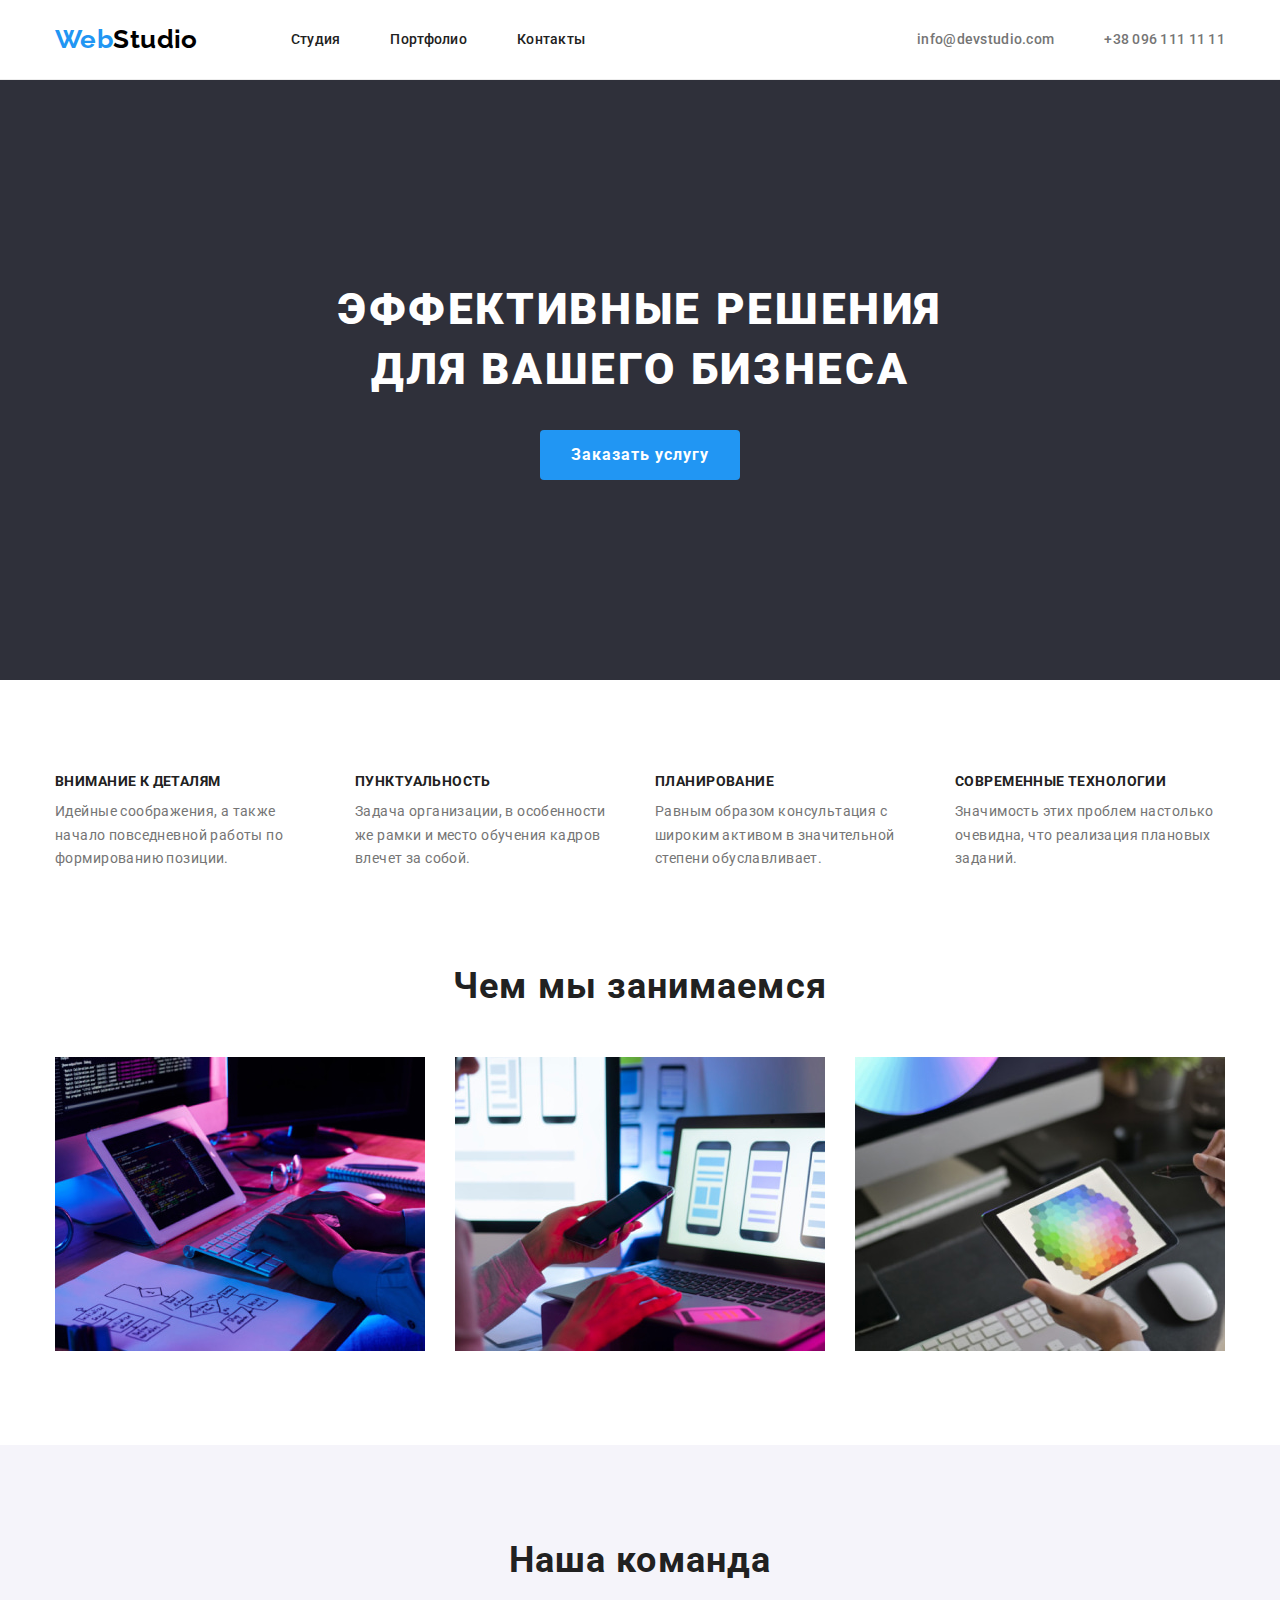
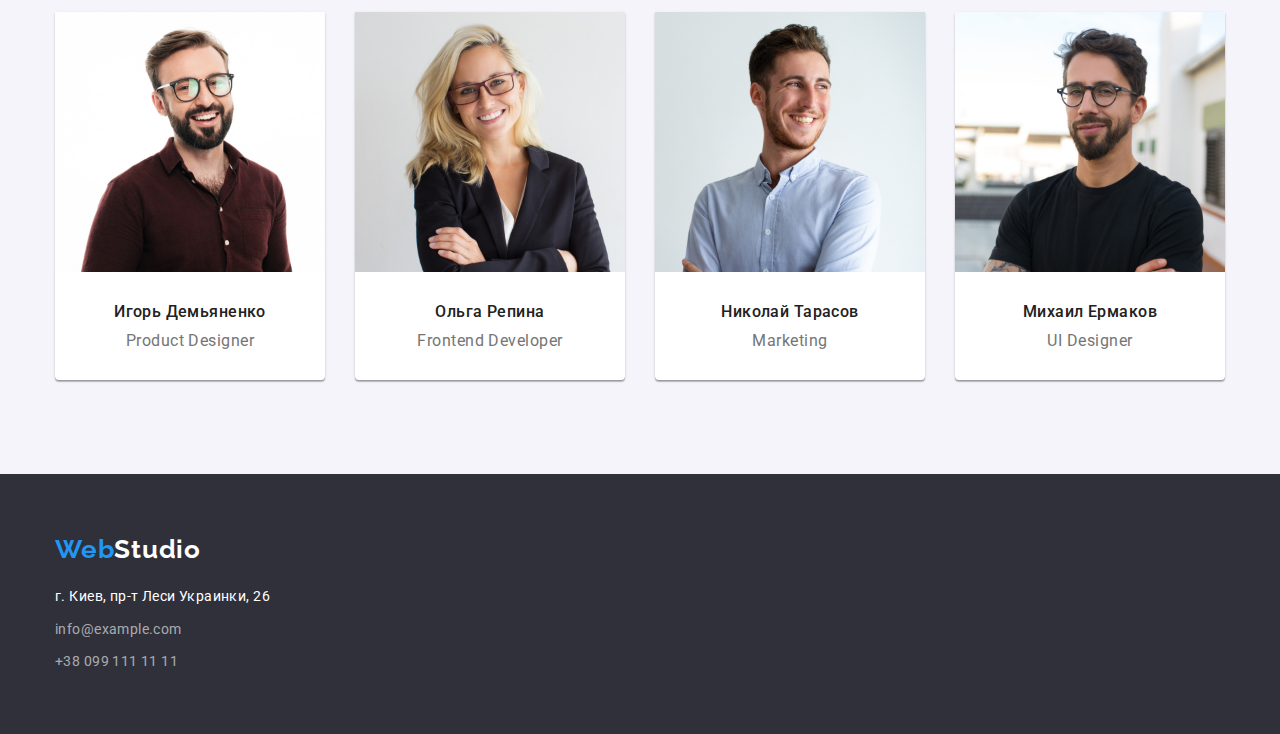
<file: index.html>
<!DOCTYPE html>
<html lang="ru">
<head>
	<meta charset="UTF-8">
	<meta http-equiv="X-UA-Compatible" content="IE=edge">
	<meta name="viewport" content="width=device-width, initial-scale=1.0">
	<title>Студия</title>
	<!-- Шрифты -->
	<link rel="preconnect" href="https://fonts.googleapis.com">
	<link rel="preconnect" href="https://fonts.gstatic.com" crossorigin>
	<link href="https://fonts.googleapis.com/css2?family=Raleway:wght@700&family=Roboto:wght@400;500;700;900&display=swap"
		rel="stylesheet">
	<!-- Нормализация стилей -->
		<link rel="stylesheet" href="https://cdn.jsdelivr.net/npm/modern-normalize@1.1.0/modern-normalize.min.css">
		<!-- Кастомные стили -->
	<link rel="stylesheet" href="./css/styles.css">
</head>
<body class="page">
	<!-- Хедер -->
	<header class="header">
	<div class="container nav-main">
	<nav class="nav">
		<a class="header-logo" href="./index.html" lang="en"> <span class="logo-primary">Web</span><span class="logo-secondary">Studio</span></a>	
			<ul class="nav-list">
				<li class="nav-link"><a class="nav-link-txt" href="./index.html">Студия</a></li>
				<li class="nav-link"><a class="nav-link-txt" href="./portfolio.html">Портфолио</a></li>
				<li class="nav-link"><a class="nav-link-txt" href="">Контакты</a></li>
			</ul>
		</nav>
		<ul class="auth-nav">
			<li class="outh-link"><a class="header-mail" href="mailto:info@devstudio.com">info@devstudio.com</a></li>
			<li class="outh-link"><a class="header-phone" href="tel:+380961111111">+38 096 111 11 11</a></li>
		</ul>
		</div>
	</header>
	<!-- Уникальный контент -->
	<main>
		<!-- Секция герой -->
		<section class="hero">
		<div class="container hero-content">
<h1 class="heto-title">Эффективные решения для вашего бизнеса</h1>
<button class="hero-btn" type="button">Заказать услугу</button>
        </div>
		</section>
			<!-- Секция Наши особенности -->
		<section class="features section">
			<div class="container">
			<h2 class="features-title">Наши особенности</h2>
			<ul class="features-list">
				<li class="features-item">
					<h3 class="features-caption">Внимание к деталям</h3>
					<p class="features-text">Идейные соображения, а также начало повседневной работы по формированию позиции.</p>
				</li>
				<li class="features-item">
					<h3 class="features-caption">Пунктуальность</h3>
					<p class="features-text">Задача организации, в особенности же рамки и место обучения кадров влечет за собой.</p>
				</li>
				<li class="features-item">
					<h3 class="features-caption">Планирование</h3>
					<p class="features-text">Равным образом консультация с широким активом в значительной степени обуславливает.</p>
				</li>
				<li class="features-item">
					<h3 class="features-caption">Современные технологии</h3>
					<p class="features-text">Значимость этих проблем настолько очевидна, что реализация плановых заданий.</p>
				</li>
			</ul>
			</div>
			</section>
			<!-- Секция Чем мы занимаемся -->
			<section class="about section">
			<div class="container">
			<h2 class="about-title">Чем мы занимаемся</h2>
			<ul class="about-list">
				<li class="about-item">
					<img class="about-img" src="./images/box1.jpg" alt="работа за компьютером" width="370" height="294">
				</li>
				<li class="about-item">
					<img class="about-img" src="./images/box2.jpg" alt="работа с телефоном и ноутбуком" width="370" height="294">
				</li>
				<li class="about-item">
					<img class="about-img" src="./images/box3.jpg" alt="работа с планшетом" width="370" height="294">
				</li>
			</ul>
			</div>
		</section>
		<!-- Секция наша команда -->
		<section class="team section">
			<div class="container">
			<h2 class="team-title">Наша команда</h2>
			<ul class="team-list">
				<li class="team-card">
					<img class="team-card-img" src="./images/person1.jpg" alt="Игорь Демьяненко" width="270" height="260">
					<h3 class="team-card-name">Игорь Демьяненко</h3>
					<p class="team-card-txt" lang="en">Product Designer</p>
				</li>
				<li class="team-card">
					<img class="team-card-img" src="./images/person2.jpg" alt="Ольга Репина" width="270" height="260">
					<h3 class="team-card-name">Ольга Репина</h3>
					<p class="team-card-txt" lang="en">Frontend Developer</p>
				</li>
				<li class="team-card">
					<img class="team-card-img" src="./images/person3.jpg" alt="Николай Тарасов" width="270" height="260">
					<h3 class="team-card-name">Николай Тарасов</h3>
					<p class="team-card-txt" lang="en">Marketing</p>
				</li>
				<li class="team-card">
					<img class="team-card-img" src="./images/person4.jpg" alt="Михаил Ермаков" width="270" height="260">
					<h3 class="team-card-name">Михаил Ермаков</h3>
					<p class="team-card-txt" lang="en">UI Designer</p>
				</li>
			</ul>
			</div>
		</section>
	</main>
	<!-- Футер -->
	<footer class="footer">
		<div class="container">
		<a class="footer-logo" href="./index.html"> <span class="footer-logo-prim">Web</span><span class="footer-logo-sec">Studio</span> </a>
		<address class="address">
		<ul class="address-list">
			<li class="address-item"> 
				<a class="address-link" href="https://goo.gl/maps/y68GMaV9kRyxERHZA" target="blank" rel="noopener noreferrer">г. Киев, пр-т Леси Украинки, 26</a>
			</li>
			<li class="address-item">
				<a class="address-mail" href="mailto:info@example.com">info@example.com</a>
			</li>
			<li class="address-item">
				<a class="address-phone" href="tel:+380991111111">+38 099 111 11 11</a>
			</li>
		</ul>
		</address>
		</div>
	</footer>
</body>
</html>
</file>
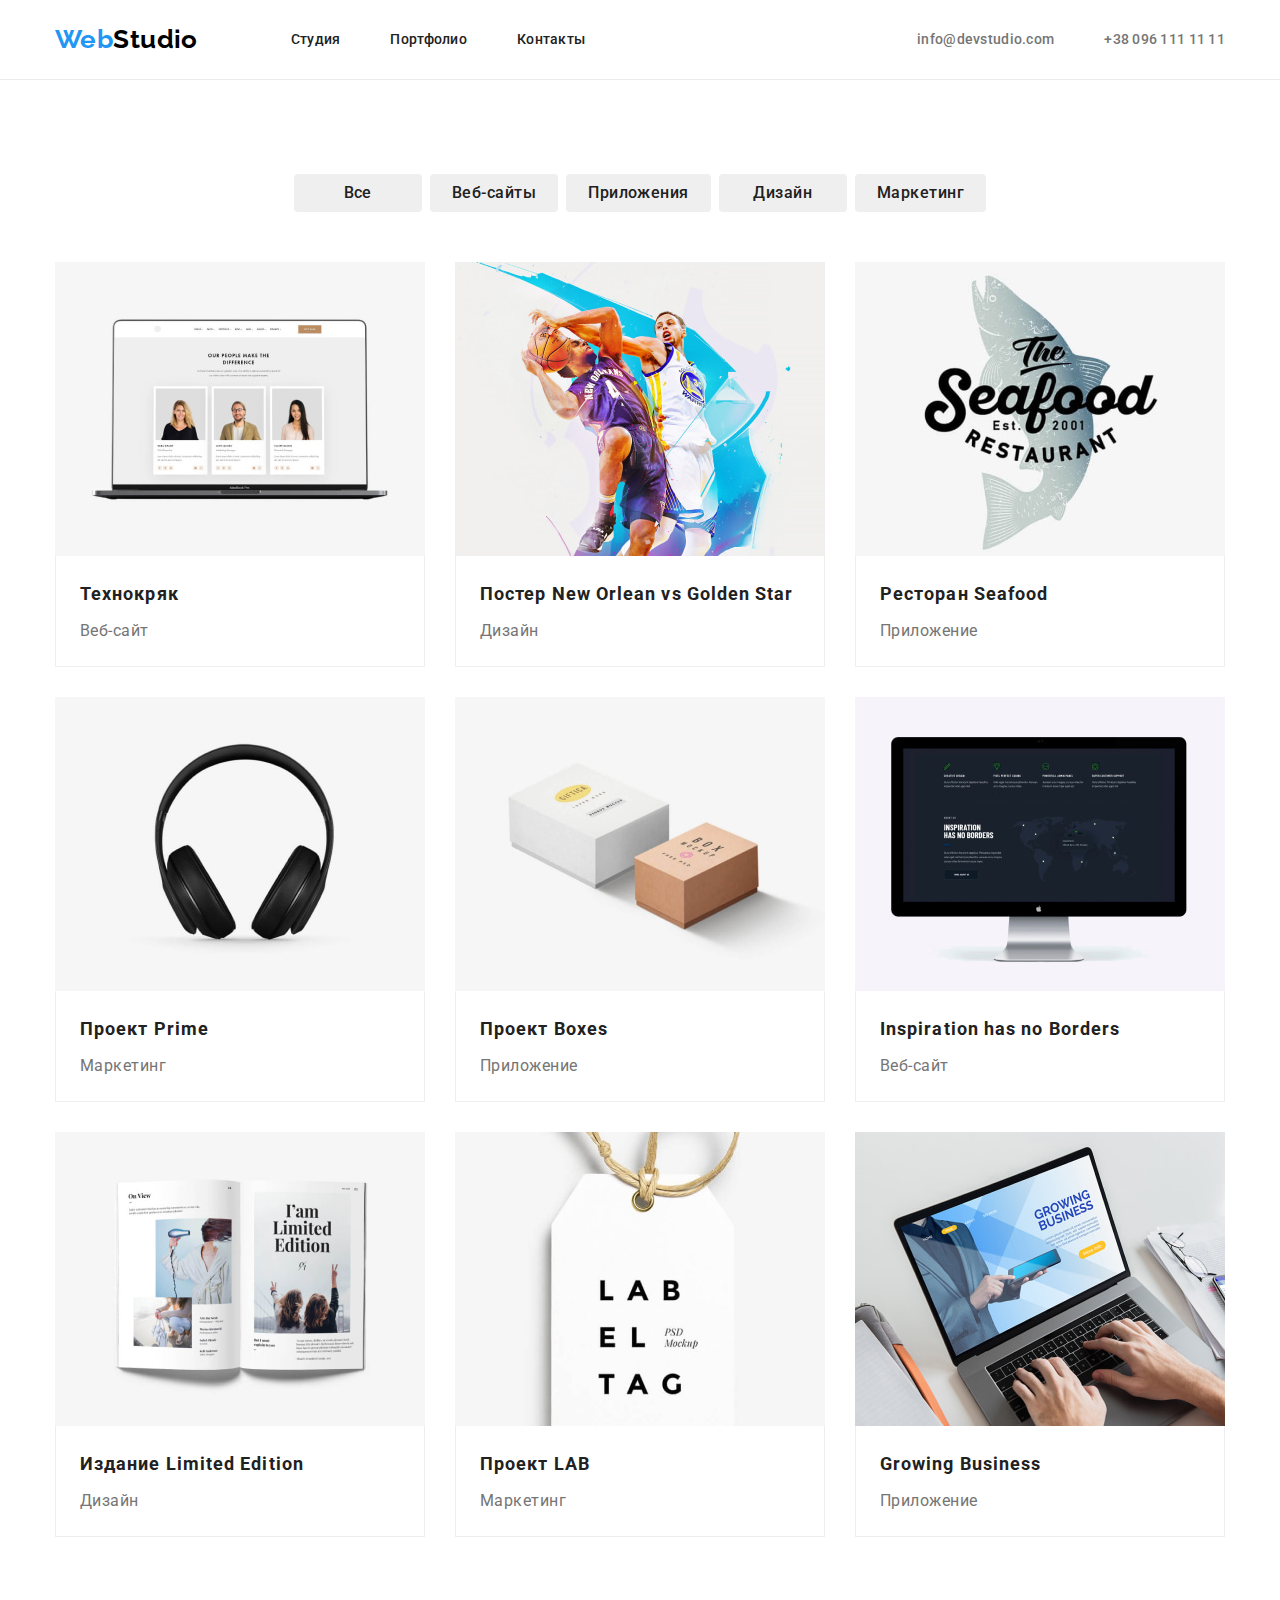
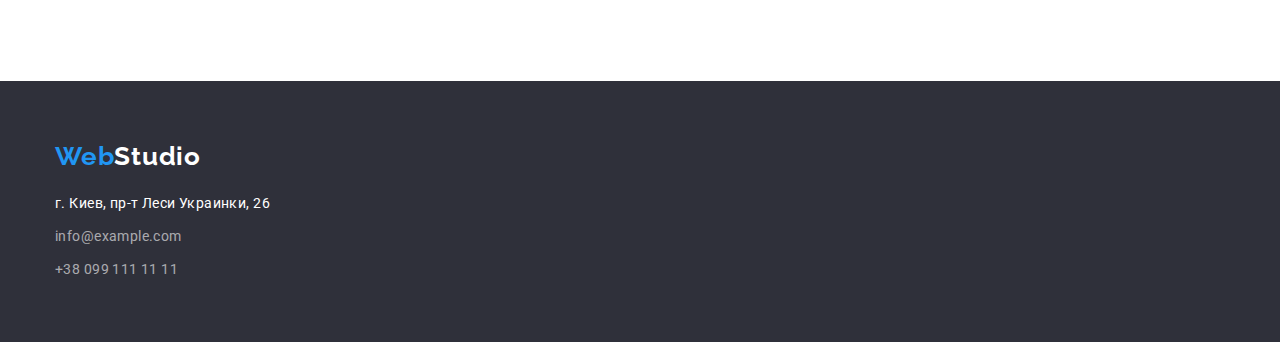
<file: portfolio.html>
<!DOCTYPE html>
<html lang="ru">

<head>
	<meta charset="UTF-8">
	<meta http-equiv="X-UA-Compatible" content="IE=edge">
	<meta name="viewport" content="width=device-width, initial-scale=1.0">
	<title>Студия</title>
	<!-- Шрифты -->
	<link rel="preconnect" href="https://fonts.googleapis.com">
	<link rel="preconnect" href="https://fonts.gstatic.com" crossorigin>
	<link
		href="https://fonts.googleapis.com/css2?family=Raleway:wght@700&family=Roboto:wght@400;500;700;900&display=swap"
		rel="stylesheet">
	<!-- Нормализация стилей -->
	<link rel="stylesheet" href="https://cdn.jsdelivr.net/npm/modern-normalize@1.1.0/modern-normalize.min.css">
	<!-- Кастомные стили -->
	<link rel="stylesheet" href="./css/styles.css">
</head>

<body class="page">
	<!-- Хедер -->
	<header class="header">
		<div class="container nav-main">
			<nav class="nav">
				<a class="header-logo" href="./index.html" lang="en"> <span class="logo-primary">Web</span><span
						class="logo-secondary">Studio</span></a>
				<ul class="nav-list">
					<li class="nav-link"><a class="nav-link-txt" href="./index.html">Студия</a></li>
					<li class="nav-link"><a class="nav-link-txt" href="./portfolio.html">Портфолио</a></li>
					<li class="nav-link"><a class="nav-link-txt" href="">Контакты</a></li>
				</ul>
			</nav>
			<ul class="auth-nav">
				<li class="outh-link"><a class="header-mail" href="mailto:info@devstudio.com">info@devstudio.com</a>
				</li>
				<li class="outh-link"><a class="header-phone" href="tel:+380961111111">+38 096 111 11 11</a></li>
			</ul>
		</div>
	</header>
	<!-- Уникальный контент -->
	<main>
		<!-- Фильтр страницы "Портфолио" -->
		<section class="portfolio section">
			<div class="container">
			<h1 class="portfolio-title">Портфолио</H1>
			<ul class="portfolio-list">
				<li class="list-btn"><button class="portfolio-btn" type="button">Все</button></li>
				<li class="list-btn"><button class="portfolio-btn" type="button">Веб-сайты</button></li>
				<li class="list-btn"><button class="portfolio-btn" type="button">Приложения</button></li>
				<li class="list-btn"><button class="portfolio-btn" type="button">Дизайн</button></li>
				<li class="list-btn"><button class="portfolio-btn" type="button">Маркетинг</button></li>
			</ul>
			<!-- Портфолио -->
			<ul class="portfolio-list">
				<li class="portfolio-item">
					<a class="portfolio-card" href="">
						<img src="./images/pf-img-1.jpg" alt="Ноутбук" width="370" height="294">
						<div class="card-txt">
						<h2 class="portfolio-item-ttl">Технокряк</h2>
						<p class="portfolio-item-name">Веб-сайт</p>
						</div>
					</a>
				</li>
				<li class="portfolio-item">
					<a class="portfolio-card" href="">
						<img src="./images/pf-img-2.jpg" alt="Два баскетболиста" width="370" height="294">
						<div class="card-txt">
						<h2 class="portfolio-item-ttl">Постер New Orlean vs Golden Star</h2>
						<p class="portfolio-item-name">Дизайн</p>
						</div>
					</a>
				</li>
				<li class="portfolio-item">
					<a class="portfolio-card" href="">
						<img src="./images/pf-img-3.jpg" alt="Логотип ресторана" width="370" height="294">
						<div class="card-txt">
						<h2 class="portfolio-item-ttl">Ресторан Seafood</h2>
						<p class="portfolio-item-name">Приложение</p>
						</div>
					</a>
				</li>
				<li class="portfolio-item">
					<a class="portfolio-card" href="">
						<img src="./images/pf-img-4.jpg" alt="Наушники" width="370" height="294">
						<div class="card-txt">
						<h2 class="portfolio-item-ttl">Проект Prime</h2>
						<p class="portfolio-item-name">Маркетинг</p>
						</div>
					</a>
				</li>
				<li class="portfolio-item">
					<a class="portfolio-card" href="">
						<img src="./images/pf-img-5.jpg" alt="Две коробки" width="370" height="294">
						<div class="card-txt">
						<h2 class="portfolio-item-ttl">Проект Boxes</h2>
						<p class="portfolio-item-name">Приложение</p>
						</div>
					</a>
				</li>
				<li class="portfolio-item">
					<a class="portfolio-card" href="">
						<img src="./images/pf-img-6.jpg" alt="Монитор компьютера" width="370" height="294">
						<div class="card-txt">
						<h2 class="portfolio-item-ttl">Inspiration has no Borders</h2>
						<p class="portfolio-item-name">Веб-сайт</p>
						</div>
					</a>
				</li>
				<li class="portfolio-item">
					<a class="portfolio-card" href="">
						<img src="./images/pf-img-7.jpg" alt="Открытая книга" width="370" height="294">
						<div class="card-txt">
						<h2 class="portfolio-item-ttl">Издание Limited Edition</h2>
						<p class="portfolio-item-name">Дизайн</p>
						</div>
					</a>
				</li>
				<li class="portfolio-item">
					<a class="portfolio-card" href="">
						<img src="./images/pf-img-8.jpg" alt="Бирка" width="370" height="294">
						<div class="card-txt">
						<h2 class="portfolio-item-ttl">Проект LAB</h2>
						<p class="portfolio-item-name">Маркетинг</p>
						</div>
					</a>
				</li>
				<li class="portfolio-item">
					<a class="portfolio-card" href="">
						<img src="./images/pf-img-9.jpg" alt="Работа за ноутбуком" width="370" height="294">
						<div class="card-txt">
						<h2 class="portfolio-item-ttl">Growing Business</h2>
						<p class="portfolio-item-name">Приложение</p>
						</div>
					</a>
				</li>
			</ul>
			</div>
		</section>
	</main>
	<!-- Футер -->
<footer class="footer">
	<div class="container">
		<a class="footer-logo" href="./index.html"> <span class="footer-logo-prim">Web</span><span
				class="footer-logo-sec">Studio</span> </a>
		<address class="address">
			<ul class="address-list">
				<li class="address-item">
					<a class="address-link" href="https://goo.gl/maps/y68GMaV9kRyxERHZA" target="blank"
						rel="noopener noreferrer">г. Киев, пр-т Леси Украинки, 26</a>
				</li>
				<li class="address-item">
					<a class="address-mail" href="mailto:info@example.com">info@example.com</a>
				</li>
				<li class="address-item">
					<a class="address-phone" href="tel:+380991111111">+38 099 111 11 11</a>
				</li>
			</ul>
		</address>
	</div>
</footer>
</body>
</html>
</file>
<file: css/styles.css>
:root {
  /* Основные шрифтыы */
  --main-font: Roboto, sans-serif;
  --secondary-font: Raleway, sans-serif;
  /* Цвет Текста */
  --main-font-color: #212121;
  --secondary-font-color: #757575;
  --sec-bg-font-color: #ffffff;
  /* Цвет фона */
  --main-bg-color: #ffffff;
  --secondary-bg-color: #2f303a;
  --third-bg-color: #f5f4fa;

  /* Цвет Выделения */
  --accent-color: #2196f3;
  --hero-btn-accent: #188ce8;
}

body {
  font-family: var(--main-font);
  color: var(--main-font-color);
  background-color: var(--main-bg-color);
  font-size: 14px;
  letter-spacing: 0.03em;
}
/* Сброс стилей от нормализации */
h1,
h2,
h3,
h4,
h5,
p {
  margin-top: 0;
  margin-bottom: 0;
}
ul,
ol {
  padding: 0;
  margin: 0;
  list-style: none;
}
img {
  display: block;
  max-width: 100%;
  height: auto;
}
/* Контейнеры */
.container {
  width: 1200px;
  padding-left: 15px;
  padding-right: 15px;
  margin-left: auto;
  margin-right: auto;
}

.section {
  padding-top: 94px;
  padding-bottom: 94px;
}

/* Хедер */
.header {
  display: flex;
  align-items: center;
  border-bottom: 1px solid #ececec;
  padding-top: 0px;
  padding-bottom: 0px;
}
/* Лого */
.logo-primary,
.logo-secondary {
  font-family: var(--secondary-font);
  font-weight: bold;
  font-size: 26px;
  line-height: 1.19;
  color: #000000;
}
.header-logo {
  text-decoration: none;
}
.logo-primary {
  color: var(--accent-color);
}

/* Основаная навигация */
.nav {
  display: flex;
  align-items: center;
  padding-top: 0px;
  padding-bottom: 0px;
}

.nav-main {
  display: flex;
  align-items: center;
}

.nav-list {
  display: flex;
  margin-left: 93px;
  margin-top: 0px;
  margin-bottom: 0px;
}
.nav-link:not(:last-child) {
  margin-right: 50px;
}

.nav-link {
  list-style-type: none;
}
.nav-link-txt {
  font-family: var(--main-font);
  font-weight: 500;
  font-size: 14px;
  line-height: 1.14;
  letter-spacing: 0.02em;
  color: var(--main-font-color);
  text-decoration: none;
  display: block;
  padding-top: 32px;
  padding-bottom: 31px;
}
.nav-link-txt:focus,
.nav-link-txt:hover {
  color: var(--accent-color);
}

/* Контактные данные */
.auth-nav {
  display: flex;
  margin-left: auto;
}

.outh-link {
  list-style-type: none;
}
.outh-link:not(:last-child) {
  margin-right: 50px;
}

.header-mail,
.header-phone {
  font-family: var(--main-font);
  font-weight: 500;
  line-height: 1.14;
  letter-spacing: 0.02em;
  color: var(--secondary-font-color);
  text-decoration: none;
}
.header-phone:focus,
.header-phone:hover,
.header-mail:hover,
.header-mail:focus {
  color: var(--accent-color);
}

/* Уникальный контент страницы */
.hero {
  background-color: var(--secondary-bg-color);
  padding-top: 200px;
  padding-bottom: 200px;
}
.hero-content {
  text-align: center;
}
.hero-content {
  text-align: center;
}

.heto-title {
  font-weight: 900;
  font-size: 44px;
  line-height: 1.36;
  text-align: center;
  letter-spacing: 0.06em;
  text-transform: uppercase;
  color: var(--sec-bg-font-color);
  width: 696px;
  margin: 0px auto;
  margin-bottom: 30px;
}
.hero-btn {
  font-family: var(--main-font);
  font-style: normal;
  font-weight: bold;
  font-size: 16px;
  line-height: 1.88;
  display: block;
  align-items: center;
  text-align: center;
  letter-spacing: 0.06em;
  color: var(--sec-bg-font-color);
  background-color: var(--accent-color);
  cursor: pointer;
  margin: 0px auto;
  min-width: 200px;
  height: 50px;
  border: 1px solid transparent;
  border-radius: 4px;
}
.hero-btn:hover,
.hero-btn:focus {
  background-color: var(--hero-btn-accent);
  border: 1px solid var(--accent-color);
  border-radius: 4px;
}

/* Наши особенности */
.features-list {
  display: flex;
  justify-content: center;
}
.features-item:not(:last-child) {
  margin-right: 30px;
}

.features-item {
  list-style-type: none;
  width: 270px;
}
.features-caption {
  font-size: 14px;
  font-weight: bold;
  line-height: 1.14;
  text-transform: uppercase;
}
.features-text {
  line-height: 1.71;
  color: var(--secondary-font-color);
  margin-top: 10px;
}
/* Чем мы занимаемся */
.about {
  padding-top: 0px;
  text-align: center;
}
.about-list {
  list-style-type: none;
  margin-top: 50px;
  margin-bottom: 0px;
}
.about-list {
  display: flex;
  align-content: center;
}
.about-item:not(:last-child) {
  margin-right: 30px;
}
/* Наша команда */
.team {
  background-color: var(--third-bg-color);
  text-align: center;
}
.team-list {
  display: flex;
  align-items: center;
  margin-top: 30px;
}

.about-title,
.team-title {
  font-weight: bold;
  font-size: 36px;
  line-height: 1.17;
  letter-spacing: 0.03em;
}
.team-list {
  list-style-type: none;
}
.team-card {
  box-shadow: 0px 1px 3px rgba(0, 0, 0, 0.12), 0px 1px 1px rgba(0, 0, 0, 0.14),
    0px 2px 1px rgba(0, 0, 0, 0.2);
  border-radius: 0px 0px 4px 4px;
  background: var(--main-bg-color);
  padding-bottom: 30px;
}

.team-card:not(:last-child) {
  margin-right: 30px;
}

.team-card-name {
  font-weight: 500;
  font-size: 16px;
  line-height: 1.19;
  margin-top: 30px;
}
.team-card-txt {
  font-size: 16px;
  line-height: 1.19;
  letter-spacing: 0.03em;
  color: var(--secondary-font-color);
  margin-top: 10px;
}

/* Футер */
.footer {
  background-color: var(--secondary-bg-color);
  padding-top: 60px;
  padding-bottom: 60px;
}
.footer-logo-prim,
.footer-logo-sec {
  font-family: var(--secondary-font);
  font-weight: bold;
  font-size: 26px;
  line-height: 1.19;
  letter-spacing: 0.03em;
  color: var(--accent-color);
}
.footer-logo {
  text-decoration: none;
  margin-left: 0px;
}
.footer-logo-sec {
  color: var(--sec-bg-font-color);
}
.address {
  margin-left: 0px;
}
.address-item {
  list-style-type: none;
}
.address-item:not(:last-child) {
  margin-bottom: 9px;
}

.address-link {
  font-family: var(--main-font);
  font-style: normal;
  line-height: 1.71;
  letter-spacing: 0.03em;
  color: var(--sec-bg-font-color);
  text-decoration: none;
}
.address-list {
  margin-top: 20px;
}

.address-mail,
.address-phone {
  font-family: var(--main-font);
  font-style: normal;
  line-height: 1.71;
  letter-spacing: 0.03em;
  color: rgba(255, 255, 255, 0.6);
  text-decoration: none;
}
.address-mail:hover,
.address-mail:focus,
.address-phone:hover,
.address-phone:focus,
.address-link:hover,
.address-link:focus {
  color: var(--accent-color);
}

/* Портфолио */
.portfolio-list {
  list-style-type: none;
  display: flex;
  flex-wrap: wrap;
  justify-content: center;
  margin-bottom: 50px;
}
.portfolio-btn {
  font-family: var(--main-font);
  font-style: normal;
  font-weight: 500;
  font-size: 16px;
  line-height: 1.62;
  text-align: center;
  letter-spacing: 0.03em;
  color: var(--main-font-color);
  padding: 5px 21px;
  min-width: 128px;
  border: 1px solid transparent;
  border-radius: 4px;
}
.list-btn:not(:last-child) {
  margin-right: 8px;
}

.portfolio-btn:hover,
.portfolio-btn:focus {
  color: #ffffff;
  background-color: var(--accent-color);
  cursor: pointer;
  border: 1px solid var(--accent-color);
}

.portfolio-item {
  width: 370px;
  margin-right: 30px;
  margin-bottom: 30px;
}

.portfolio-item:nth-child(3n) {
  margin-right: 0px;
}
.portfolio-item:nth-last-child(-n + 3) {
  margin-bottom: 0px;
}

.portfolio-card {
  text-decoration: none;
}
.card-txt {
  padding: 20px 24px;
  border-left: 1px solid #eeeeee;
  border-right: 1px solid #eeeeee;
  border-bottom: 1px solid #eeeeee;
}
.portfolio-item-ttl {
  font-weight: bold;
  font-size: 18px;
  line-height: 2;
  letter-spacing: 0.06em;
  color: var(--main-font-color);
  margin-bottom: 4px;
}
.portfolio-item-name {
  font-size: 16px;
  line-height: 1.88;
  letter-spacing: 0.03em;
  color: var(--secondary-font-color);
}
/* Скрытие логических заголовков */
.features-title,
.portfolio-title {
  position: absolute;
  width: 1px;
  height: 1px;
  margin: -1px;
  border: 0;
  padding: 0;
  white-space: nowrap;
  clip-path: inset(100%);
  clip: rect(0 0 0 0);
  overflow: hidden;
}
</file>
